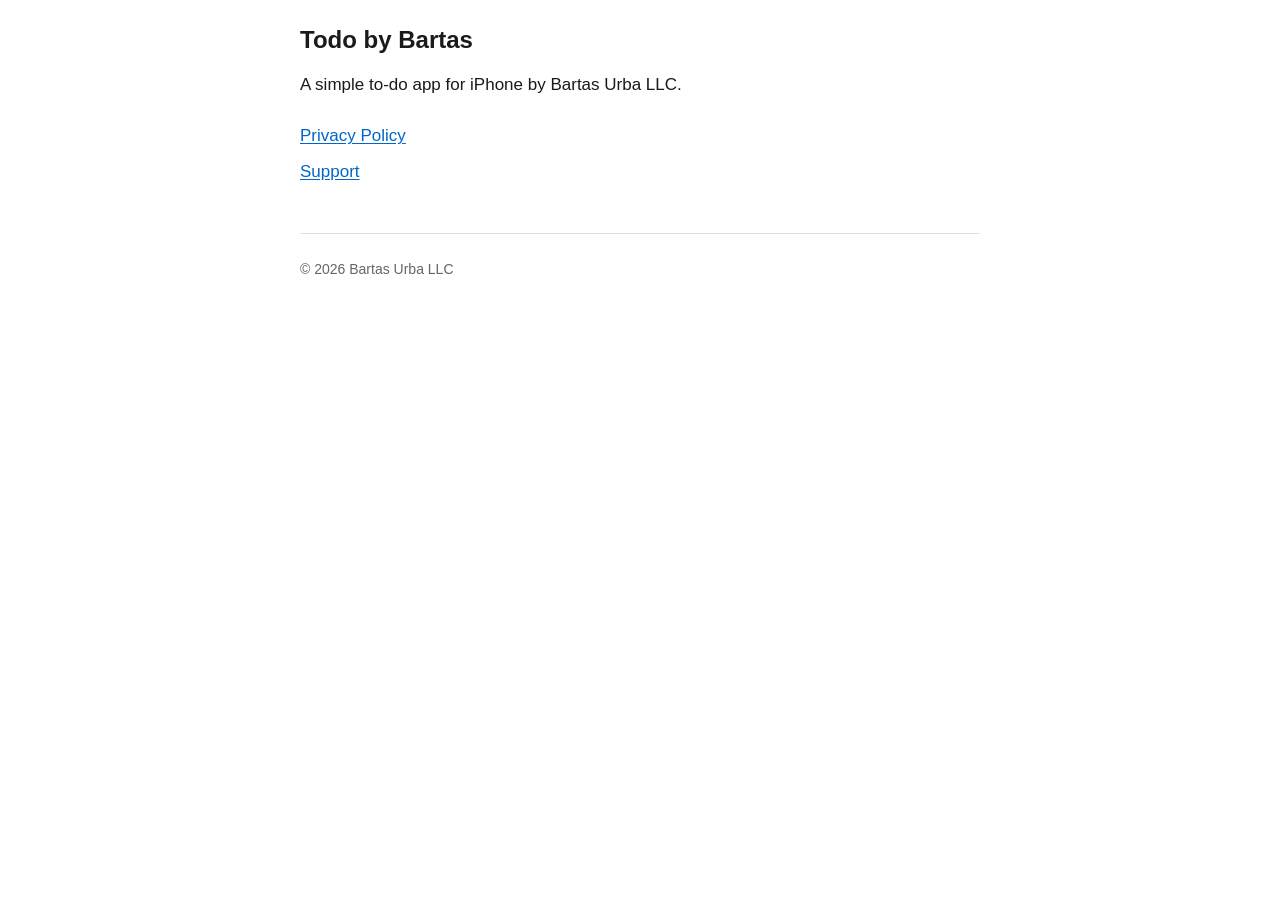
<file: index.html>
<!DOCTYPE html>
<html lang="en">
<head>
  <meta charset="utf-8">
  <meta name="viewport" content="width=device-width, initial-scale=1">
  <title>Todo by Bartas</title>
  <link rel="stylesheet" href="style.css">
</head>
<body>
  <main>
    <h1>Todo by Bartas</h1>
    <p>A simple to-do app for iPhone by Bartas Urba LLC.</p>
    <nav>
      <ul>
        <li><a href="privacy/">Privacy Policy</a></li>
        <li><a href="support/">Support</a></li>
      </ul>
    </nav>
  </main>
  <footer>
    <p>© 2026 Bartas Urba LLC</p>
  </footer>
</body>
</html>
</file>
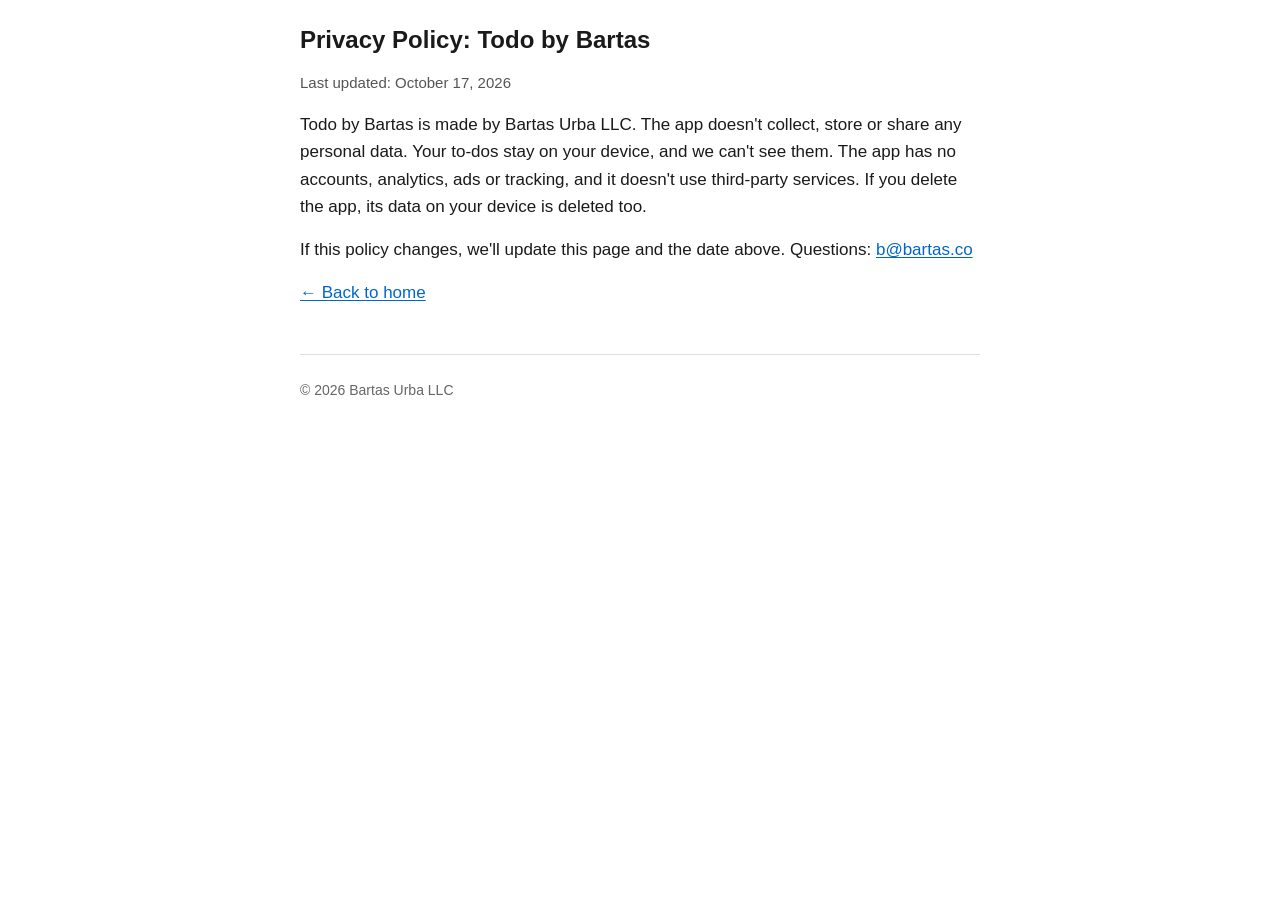
<file: privacy/index.html>
<!DOCTYPE html>
<html lang="en">
<head>
  <meta charset="utf-8">
  <meta name="viewport" content="width=device-width, initial-scale=1">
  <title>Privacy Policy — Todo by Bartas</title>
  <link rel="stylesheet" href="../style.css">
</head>
<body>
  <main>
    <h1>Privacy Policy: Todo by Bartas</h1>
    <p class="meta">Last updated: October 17, 2026</p>
    <p>Todo by Bartas is made by Bartas Urba LLC. The app doesn't collect, store or share any personal data. Your to-dos stay on your device, and we can't see them. The app has no accounts, analytics, ads or tracking, and it doesn't use third-party services. If you delete the app, its data on your device is deleted too.</p>
    <p>If this policy changes, we'll update this page and the date above. Questions: <a href="mailto:b@bartas.co">b@bartas.co</a></p>
    <p><a href="../">← Back to home</a></p>
  </main>
  <footer>
    <p>© 2026 Bartas Urba LLC</p>
  </footer>
</body>
</html>
</file>
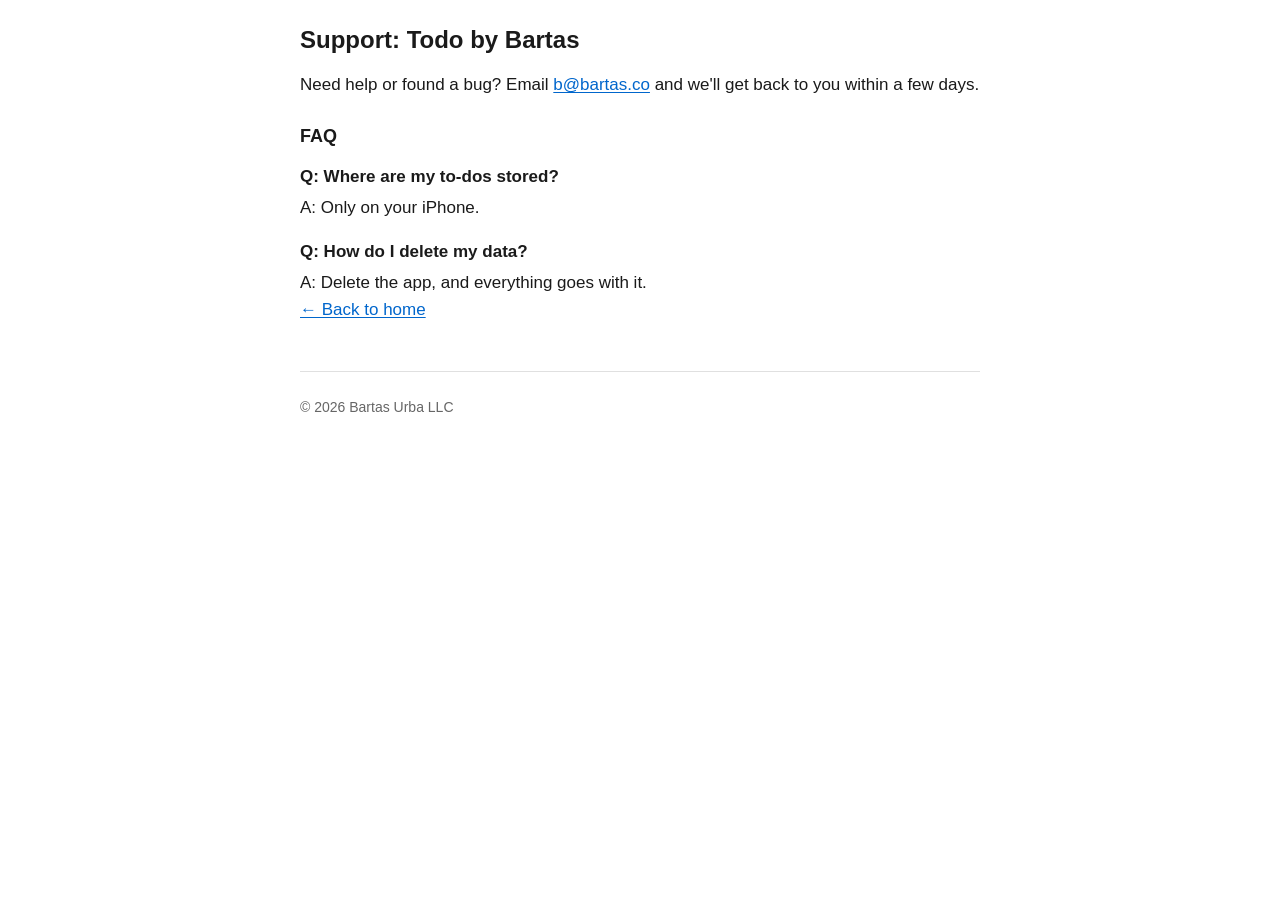
<file: support/index.html>
<!DOCTYPE html>
<html lang="en">
<head>
  <meta charset="utf-8">
  <meta name="viewport" content="width=device-width, initial-scale=1">
  <title>Support — Todo by Bartas</title>
  <link rel="stylesheet" href="../style.css">
</head>
<body>
  <main>
    <h1>Support: Todo by Bartas</h1>
    <p>Need help or found a bug? Email <a href="mailto:b@bartas.co">b@bartas.co</a> and we'll get back to you within a few days.</p>
    <h2>FAQ</h2>
    <dl>
      <dt>Q: Where are my to-dos stored?</dt>
      <dd>A: Only on your iPhone.</dd>
      <dt>Q: How do I delete my data?</dt>
      <dd>A: Delete the app, and everything goes with it.</dd>
    </dl>
    <p><a href="../">← Back to home</a></p>
  </main>
  <footer>
    <p>© 2026 Bartas Urba LLC</p>
  </footer>
</body>
</html>
</file>
<file: style.css>
*,
*::before,
*::after {
  box-sizing: border-box;
}

html {
  -webkit-text-size-adjust: 100%;
}

body {
  margin: 0;
  padding: 1.5rem 1.25rem 3rem;
  font-family: -apple-system, BlinkMacSystemFont, "Segoe UI", Roboto, "Helvetica Neue", Arial, sans-serif;
  font-size: 1.0625rem;
  line-height: 1.6;
  color: #1a1a1a;
  background: #fff;
}

main {
  max-width: 680px;
  margin: 0 auto;
}

h1 {
  font-size: 1.5rem;
  font-weight: 600;
  line-height: 1.3;
  margin: 0 0 1rem;
}

h2 {
  font-size: 1.125rem;
  font-weight: 600;
  margin: 1.5rem 0 0.75rem;
}

p {
  margin: 0 0 1rem;
}

.meta {
  color: #555;
  font-size: 0.9375rem;
}

nav ul {
  list-style: none;
  padding: 0;
  margin: 1.5rem 0 0;
}

nav li {
  margin: 0.5rem 0;
}

a {
  color: #0066cc;
  text-decoration: underline;
  text-underline-offset: 2px;
}

a:hover {
  text-decoration-thickness: 2px;
}

dl {
  margin: 0;
}

dt {
  font-weight: 600;
  margin-top: 1rem;
}

dt:first-child {
  margin-top: 0;
}

dd {
  margin: 0.25rem 0 0;
}

footer {
  max-width: 680px;
  margin: 3rem auto 0;
  padding-top: 1.5rem;
  border-top: 1px solid #e0e0e0;
  font-size: 0.875rem;
  color: #666;
}

footer p {
  margin: 0;
}

@media (prefers-color-scheme: dark) {
  body {
    color: #e8e8e8;
    background: #121212;
  }

  .meta {
    color: #aaa;
  }

  a {
    color: #6eb3ff;
  }

  footer {
    border-top-color: #333;
    color: #999;
  }
}
</file>
